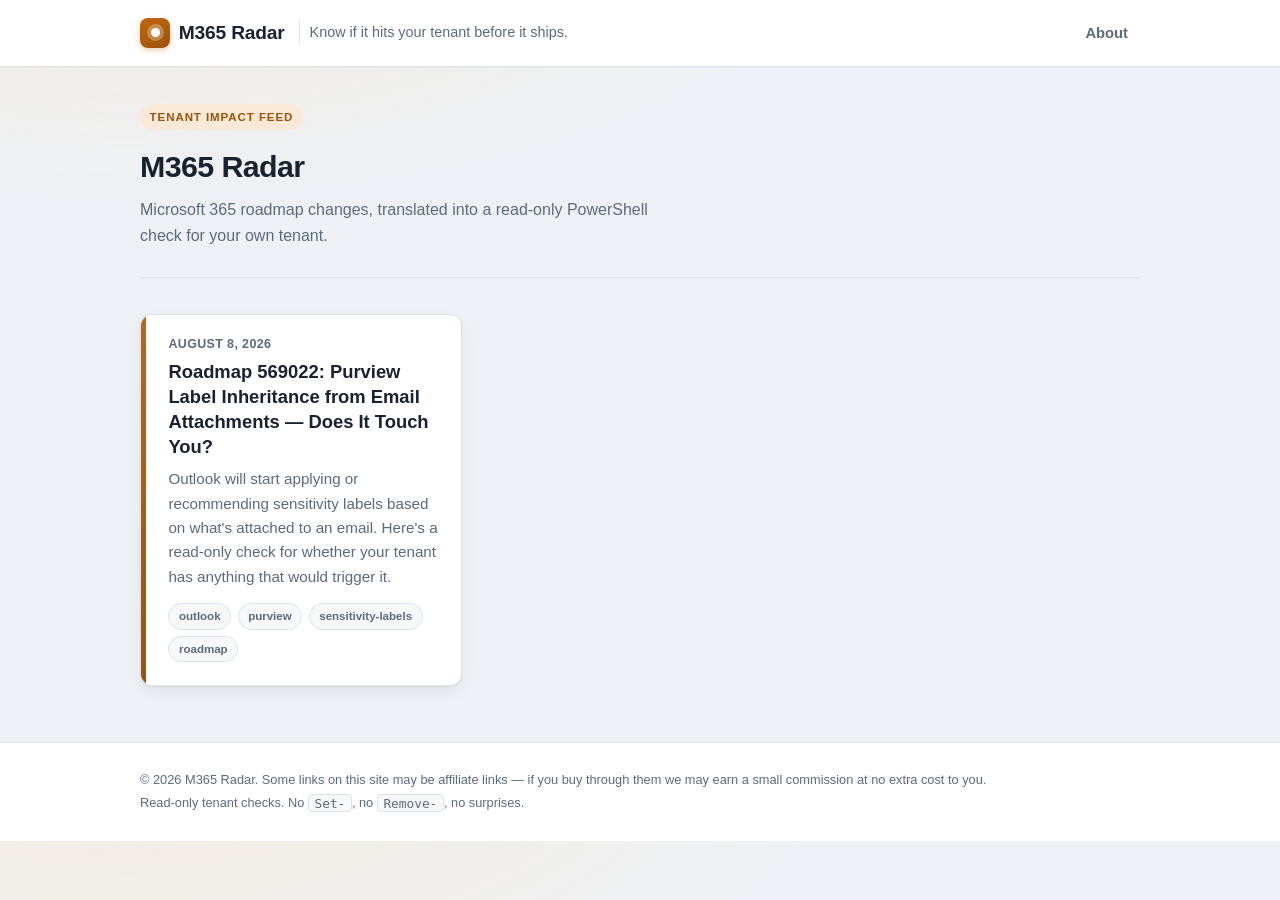
<file: index.html>
<!doctype html><html lang=en><head><meta name=generator content="Hugo 0.150.1"><meta charset=utf-8><meta name=viewport content="width=device-width,initial-scale=1"><title>M365 Radar</title><meta name=description content="Microsoft 365 roadmap changes, translated into a read-only PowerShell check for your own tenant."><link rel=stylesheet href=/css/style.css><link rel=alternate type=application/rss+xml href=/index.xml title="M365 Radar"><script async src="https://pagead2.googlesyndication.com/pagead/js/adsbygoogle.js?client=ca-pub-3797749320386385" crossorigin=anonymous></script></head><body><header class=site-header><div class="wrap header-row"><a class=brand href=/><span class=brand-mark aria-hidden=true><span class=brand-mark-dot></span></span>
<span class=brand-text>M365 Radar</span>
</a><span class=tagline>Know if it hits your tenant before it ships.</span><nav class=nav><a href=/about/>About</a></nav></div></header><main class="wrap main-wrap"><section class=intro><span class=eyebrow>Tenant Impact Feed</span><h1>M365 Radar</h1><p>Microsoft 365 roadmap changes, translated into a read-only PowerShell check for your own tenant.</p></section><section class=card-grid><article class="card post-card"><div class=card-accent></div><div class=card-body><p class=meta>August 8, 2026</p><h2 class=card-title><a href=/posts/purview-label-inheritance-from-email-attachments/>Roadmap 569022: Purview Label Inheritance from Email Attachments — Does It Touch You?</a></h2><p class=card-desc>Outlook will start applying or recommending sensitivity labels based on what's attached to an email. Here's a read-only check for whether your tenant has anything that would trigger it.</p><p class=tag-row><span class=tag>outlook</span><span class=tag>purview</span><span class=tag>sensitivity-labels</span><span class=tag>roadmap</span></p></div></article></section></main><footer class=site-footer><div class="wrap footer-row"><p>&copy; 2026 M365 Radar. Some links on this site may be affiliate links — if you buy through them we may earn a small commission at no extra cost to you.</p><p class=footer-note>Read-only tenant checks. No <code>Set-</code>, no <code>Remove-</code>, no surprises.</p></div></footer></body></html>
</file>
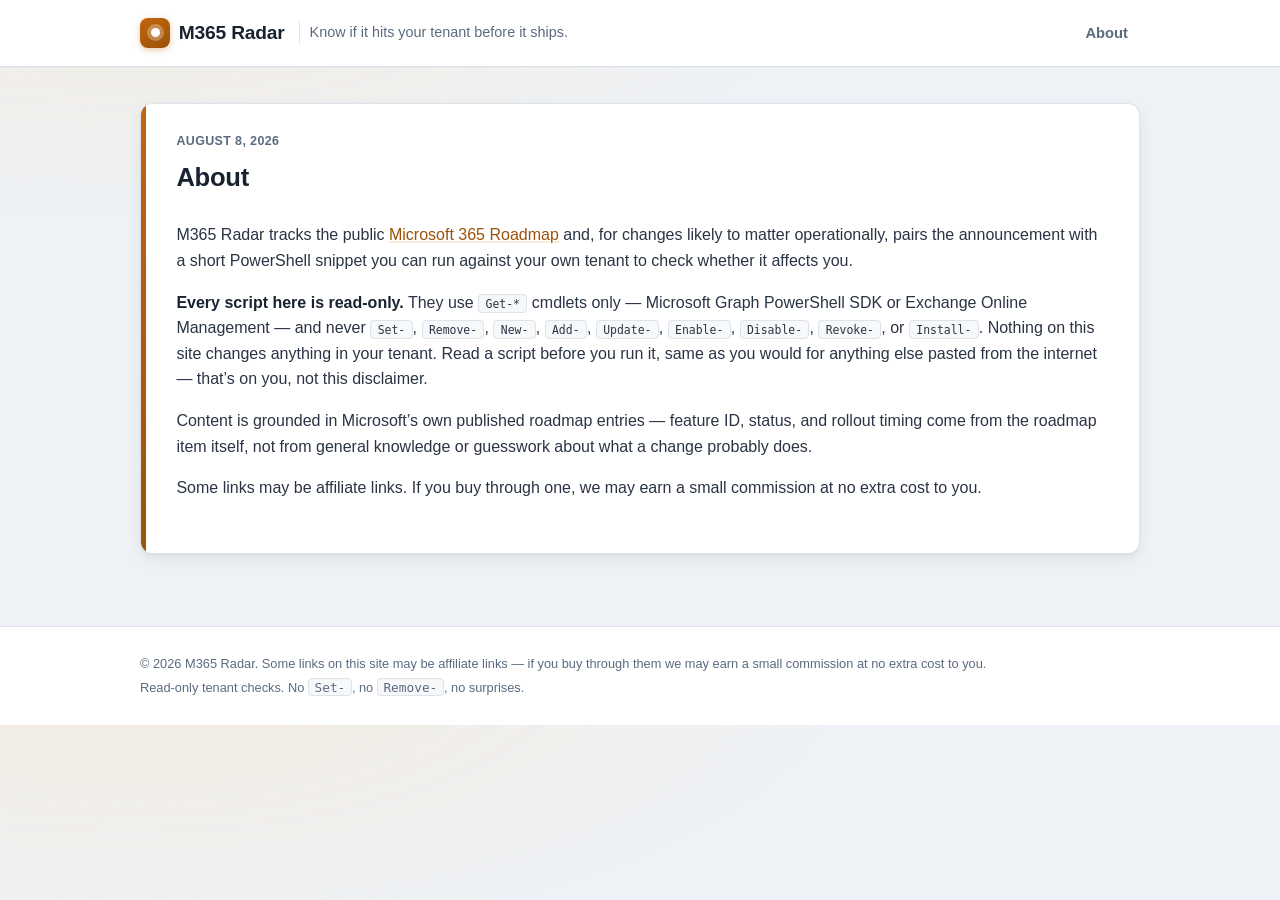
<file: about/index.html>
<!doctype html><html lang=en><head><meta charset=utf-8><meta name=viewport content="width=device-width,initial-scale=1"><title>About · M365 Radar</title><meta name=description content="What M365 Radar is and what it isn't."><link rel=stylesheet href=/css/style.css><link rel=alternate type=application/rss+xml href=/index.xml title="M365 Radar"><script async src="https://pagead2.googlesyndication.com/pagead/js/adsbygoogle.js?client=ca-pub-3797749320386385" crossorigin=anonymous></script></head><body><header class=site-header><div class="wrap header-row"><a class=brand href=/><span class=brand-mark aria-hidden=true><span class=brand-mark-dot></span></span>
<span class=brand-text>M365 Radar</span>
</a><span class=tagline>Know if it hits your tenant before it ships.</span><nav class=nav><a href=/about/>About</a></nav></div></header><main class="wrap main-wrap"><article class="card post-full"><div class=card-accent></div><div class=card-body><p class=meta>August 8, 2026</p><h1>About</h1><div class=content><p>M365 Radar tracks the public <a href=https://www.microsoft.com/en-us/microsoft-365/roadmap>Microsoft 365 Roadmap</a>
and, for changes likely to matter operationally, pairs the announcement with
a short PowerShell snippet you can run against your own tenant to check
whether it affects you.</p><p><strong>Every script here is read-only.</strong> They use <code>Get-*</code> cmdlets only — Microsoft
Graph PowerShell SDK or Exchange Online Management — and never <code>Set-</code>,
<code>Remove-</code>, <code>New-</code>, <code>Add-</code>, <code>Update-</code>, <code>Enable-</code>, <code>Disable-</code>, <code>Revoke-</code>, or
<code>Install-</code>. Nothing on this site changes anything in your tenant. Read a
script before you run it, same as you would for anything else pasted from
the internet — that&rsquo;s on you, not this disclaimer.</p><p>Content is grounded in Microsoft&rsquo;s own published roadmap entries — feature
ID, status, and rollout timing come from the roadmap item itself, not from
general knowledge or guesswork about what a change probably does.</p><p>Some links may be affiliate links. If you buy through one, we may earn a
small commission at no extra cost to you.</p></div></div></article></main><footer class=site-footer><div class="wrap footer-row"><p>&copy; 2026 M365 Radar. Some links on this site may be affiliate links — if you buy through them we may earn a small commission at no extra cost to you.</p><p class=footer-note>Read-only tenant checks. No <code>Set-</code>, no <code>Remove-</code>, no surprises.</p></div></footer></body></html>
</file>
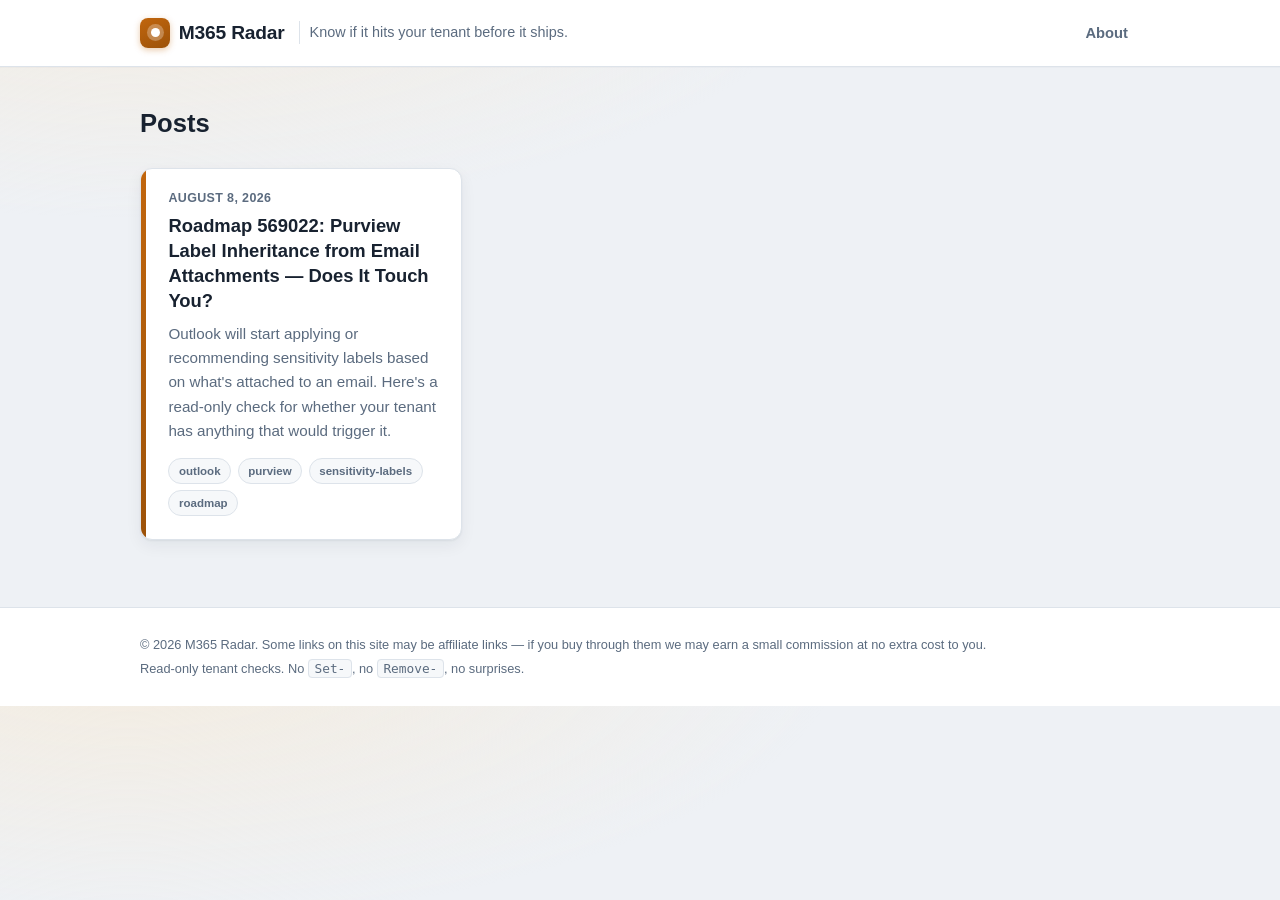
<file: posts/index.html>
<!doctype html><html lang=en><head><meta charset=utf-8><meta name=viewport content="width=device-width,initial-scale=1"><title>M365 Radar</title><meta name=description content="Microsoft 365 roadmap changes, translated into a read-only PowerShell check for your own tenant."><link rel=stylesheet href=/css/style.css><link rel=alternate type=application/rss+xml href=/index.xml title="M365 Radar"><script async src="https://pagead2.googlesyndication.com/pagead/js/adsbygoogle.js?client=ca-pub-3797749320386385" crossorigin=anonymous></script></head><body><header class=site-header><div class="wrap header-row"><a class=brand href=/><span class=brand-mark aria-hidden=true><span class=brand-mark-dot></span></span>
<span class=brand-text>M365 Radar</span>
</a><span class=tagline>Know if it hits your tenant before it ships.</span><nav class=nav><a href=/about/>About</a></nav></div></header><main class="wrap main-wrap"><h1 class=page-title>Posts</h1><section class=card-grid><article class="card post-card"><div class=card-accent></div><div class=card-body><p class=meta>August 8, 2026</p><h2 class=card-title><a href=/posts/purview-label-inheritance-from-email-attachments/>Roadmap 569022: Purview Label Inheritance from Email Attachments — Does It Touch You?</a></h2><p class=card-desc>Outlook will start applying or recommending sensitivity labels based on what's attached to an email. Here's a read-only check for whether your tenant has anything that would trigger it.</p><p class=tag-row><span class=tag>outlook</span><span class=tag>purview</span><span class=tag>sensitivity-labels</span><span class=tag>roadmap</span></p></div></article></section></main><footer class=site-footer><div class="wrap footer-row"><p>&copy; 2026 M365 Radar. Some links on this site may be affiliate links — if you buy through them we may earn a small commission at no extra cost to you.</p><p class=footer-note>Read-only tenant checks. No <code>Set-</code>, no <code>Remove-</code>, no surprises.</p></div></footer></body></html>
</file>
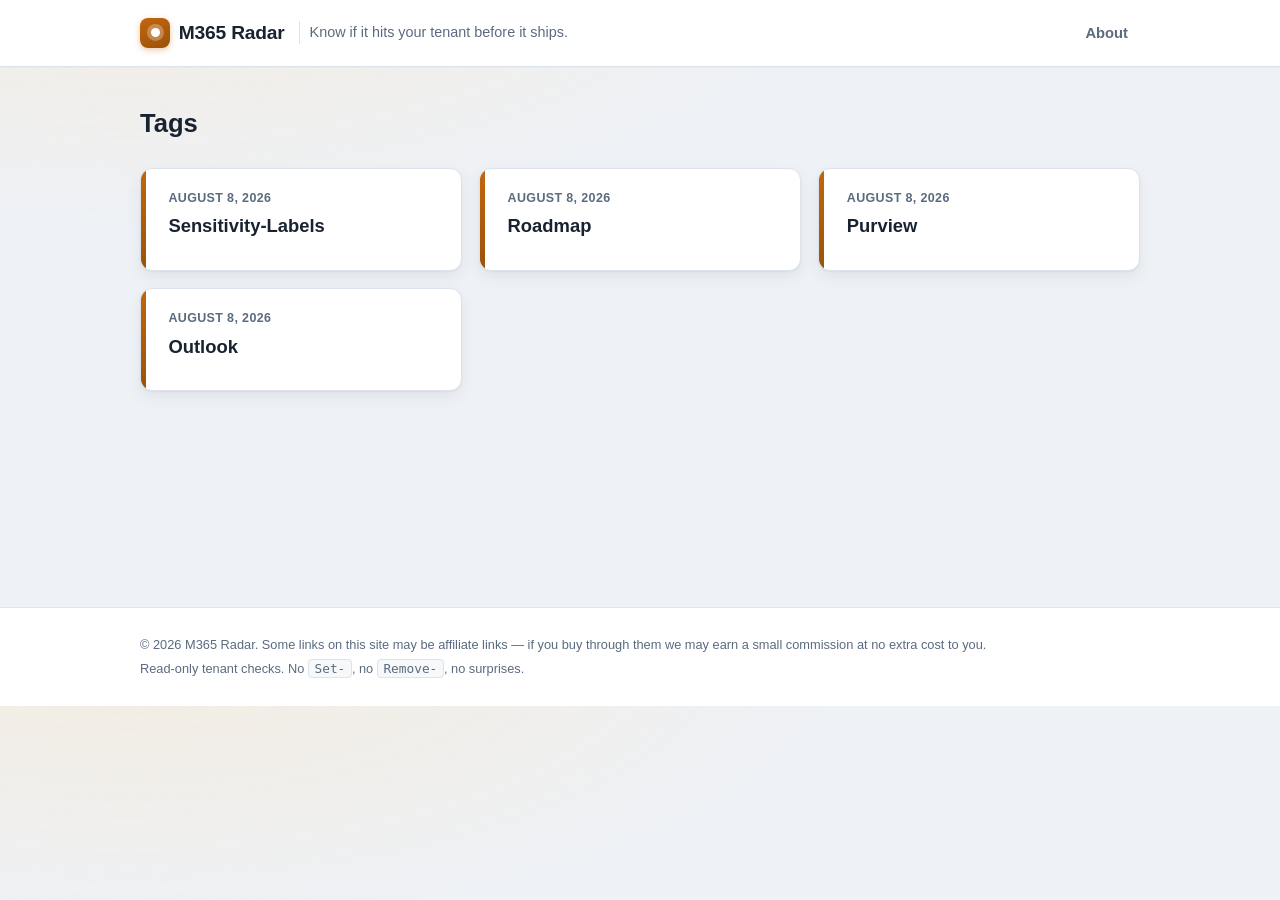
<file: tags/index.html>
<!doctype html><html lang=en><head><meta charset=utf-8><meta name=viewport content="width=device-width,initial-scale=1"><title>M365 Radar</title><meta name=description content="Microsoft 365 roadmap changes, translated into a read-only PowerShell check for your own tenant."><link rel=stylesheet href=/css/style.css><link rel=alternate type=application/rss+xml href=/index.xml title="M365 Radar"><script async src="https://pagead2.googlesyndication.com/pagead/js/adsbygoogle.js?client=ca-pub-3797749320386385" crossorigin=anonymous></script></head><body><header class=site-header><div class="wrap header-row"><a class=brand href=/><span class=brand-mark aria-hidden=true><span class=brand-mark-dot></span></span>
<span class=brand-text>M365 Radar</span>
</a><span class=tagline>Know if it hits your tenant before it ships.</span><nav class=nav><a href=/about/>About</a></nav></div></header><main class="wrap main-wrap"><h1 class=page-title>Tags</h1><section class=card-grid><article class="card post-card"><div class=card-accent></div><div class=card-body><p class=meta>August 8, 2026</p><h2 class=card-title><a href=/tags/sensitivity-labels/>Sensitivity-Labels</a></h2><p class=card-desc></p></div></article><article class="card post-card"><div class=card-accent></div><div class=card-body><p class=meta>August 8, 2026</p><h2 class=card-title><a href=/tags/roadmap/>Roadmap</a></h2><p class=card-desc></p></div></article><article class="card post-card"><div class=card-accent></div><div class=card-body><p class=meta>August 8, 2026</p><h2 class=card-title><a href=/tags/purview/>Purview</a></h2><p class=card-desc></p></div></article><article class="card post-card"><div class=card-accent></div><div class=card-body><p class=meta>August 8, 2026</p><h2 class=card-title><a href=/tags/outlook/>Outlook</a></h2><p class=card-desc></p></div></article></section></main><footer class=site-footer><div class="wrap footer-row"><p>&copy; 2026 M365 Radar. Some links on this site may be affiliate links — if you buy through them we may earn a small commission at no extra cost to you.</p><p class=footer-note>Read-only tenant checks. No <code>Set-</code>, no <code>Remove-</code>, no surprises.</p></div></footer></body></html>
</file>
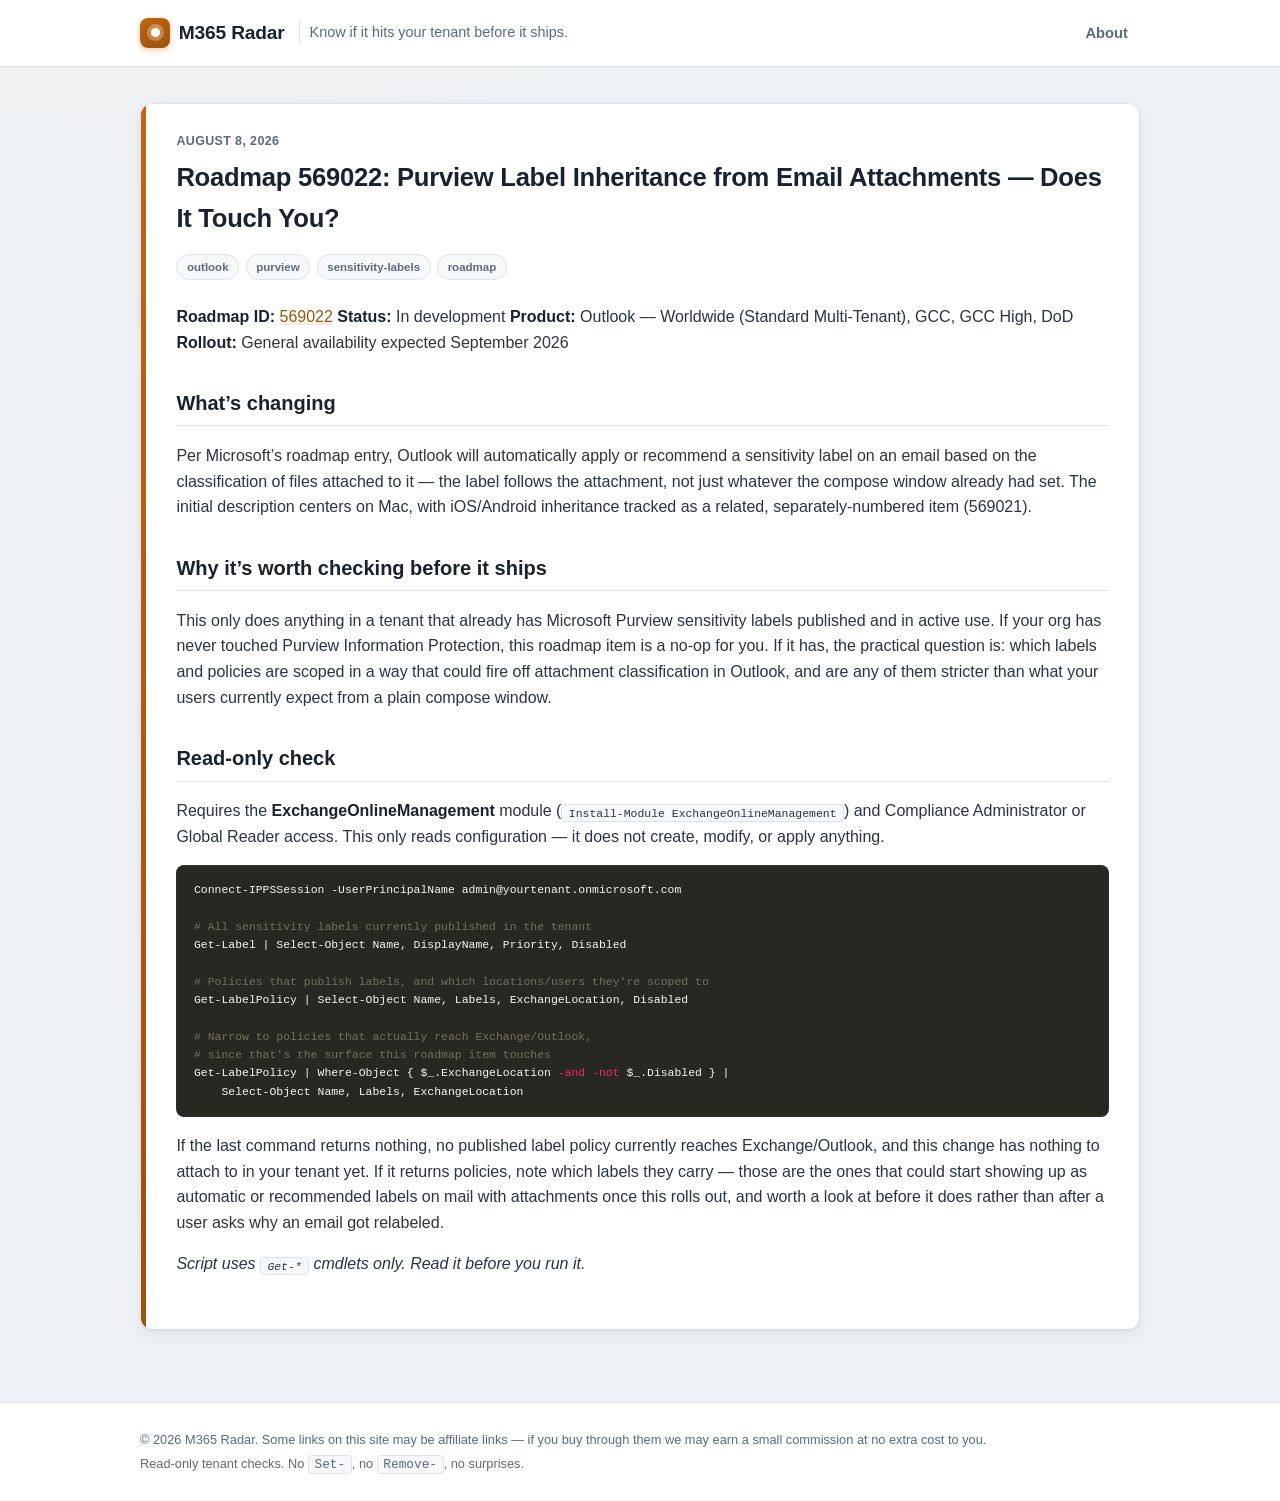
<file: posts/purview-label-inheritance-from-email-attachments/index.html>
<!doctype html><html lang=en><head><meta charset=utf-8><meta name=viewport content="width=device-width,initial-scale=1"><title>Roadmap 569022: Purview Label Inheritance from Email Attachments — Does It Touch You? · M365 Radar</title><meta name=description content="Outlook will start applying or recommending sensitivity labels based on what's attached to an email. Here's a read-only check for whether your tenant has anything that would trigger it."><link rel=stylesheet href=/css/style.css><link rel=alternate type=application/rss+xml href=/index.xml title="M365 Radar"><script async src="https://pagead2.googlesyndication.com/pagead/js/adsbygoogle.js?client=ca-pub-3797749320386385" crossorigin=anonymous></script></head><body><header class=site-header><div class="wrap header-row"><a class=brand href=/><span class=brand-mark aria-hidden=true><span class=brand-mark-dot></span></span>
<span class=brand-text>M365 Radar</span>
</a><span class=tagline>Know if it hits your tenant before it ships.</span><nav class=nav><a href=/about/>About</a></nav></div></header><main class="wrap main-wrap"><article class="card post-full"><div class=card-accent></div><div class=card-body><p class=meta>August 8, 2026</p><h1>Roadmap 569022: Purview Label Inheritance from Email Attachments — Does It Touch You?</h1><p class=tag-row><span class=tag>outlook</span><span class=tag>purview</span><span class=tag>sensitivity-labels</span><span class=tag>roadmap</span></p><div class=content><p><strong>Roadmap ID:</strong> <a href="https://www.microsoft.com/en-us/microsoft-365/roadmap?filters=&amp;searchterms=569022">569022</a>
<strong>Status:</strong> In development
<strong>Product:</strong> Outlook — Worldwide (Standard Multi-Tenant), GCC, GCC High, DoD
<strong>Rollout:</strong> General availability expected September 2026</p><h2 id=whats-changing>What&rsquo;s changing</h2><p>Per Microsoft&rsquo;s roadmap entry, Outlook will automatically apply or
recommend a sensitivity label on an email based on the classification of
files attached to it — the label follows the attachment, not just whatever
the compose window already had set. The initial description centers on
Mac, with iOS/Android inheritance tracked as a related, separately-numbered
item (569021).</p><h2 id=why-its-worth-checking-before-it-ships>Why it&rsquo;s worth checking before it ships</h2><p>This only does anything in a tenant that already has Microsoft Purview
sensitivity labels published and in active use. If your org has never
touched Purview Information Protection, this roadmap item is a no-op for
you. If it has, the practical question is: which labels and policies are
scoped in a way that could fire off attachment classification in Outlook,
and are any of them stricter than what your users currently expect from
a plain compose window.</p><h2 id=read-only-check>Read-only check</h2><p>Requires the <strong>ExchangeOnlineManagement</strong> module (<code>Install-Module ExchangeOnlineManagement</code>) and Compliance Administrator or Global Reader
access. This only reads configuration — it does not create, modify, or
apply anything.</p><div class=highlight><pre tabindex=0 style=color:#f8f8f2;background-color:#272822;-moz-tab-size:4;-o-tab-size:4;tab-size:4><code class=language-powershell data-lang=powershell><span style=display:flex><span>Connect-IPPSSession -UserPrincipalName admin@yourtenant.onmicrosoft.com
</span></span><span style=display:flex><span>
</span></span><span style=display:flex><span><span style=color:#75715e># All sensitivity labels currently published in the tenant</span>
</span></span><span style=display:flex><span>Get-Label | Select-Object Name, DisplayName, Priority, Disabled
</span></span><span style=display:flex><span>
</span></span><span style=display:flex><span><span style=color:#75715e># Policies that publish labels, and which locations/users they&#39;re scoped to</span>
</span></span><span style=display:flex><span>Get-LabelPolicy | Select-Object Name, Labels, ExchangeLocation, Disabled
</span></span><span style=display:flex><span>
</span></span><span style=display:flex><span><span style=color:#75715e># Narrow to policies that actually reach Exchange/Outlook,</span>
</span></span><span style=display:flex><span><span style=color:#75715e># since that&#39;s the surface this roadmap item touches</span>
</span></span><span style=display:flex><span>Get-LabelPolicy | Where-Object { $_.ExchangeLocation <span style=color:#f92672>-and</span> <span style=color:#f92672>-not</span> $_.Disabled } |
</span></span><span style=display:flex><span>    Select-Object Name, Labels, ExchangeLocation
</span></span></code></pre></div><p>If the last command returns nothing, no published label policy currently
reaches Exchange/Outlook, and this change has nothing to attach to in your
tenant yet. If it returns policies, note which labels they carry —
those are the ones that could start showing up as automatic or recommended
labels on mail with attachments once this rolls out, and worth a look at
before it does rather than after a user asks why an email got relabeled.</p><p><em>Script uses <code>Get-*</code> cmdlets only. Read it before you run it.</em></p></div></div></article></main><footer class=site-footer><div class="wrap footer-row"><p>&copy; 2026 M365 Radar. Some links on this site may be affiliate links — if you buy through them we may earn a small commission at no extra cost to you.</p><p class=footer-note>Read-only tenant checks. No <code>Set-</code>, no <code>Remove-</code>, no surprises.</p></div></footer></body></html>
</file>
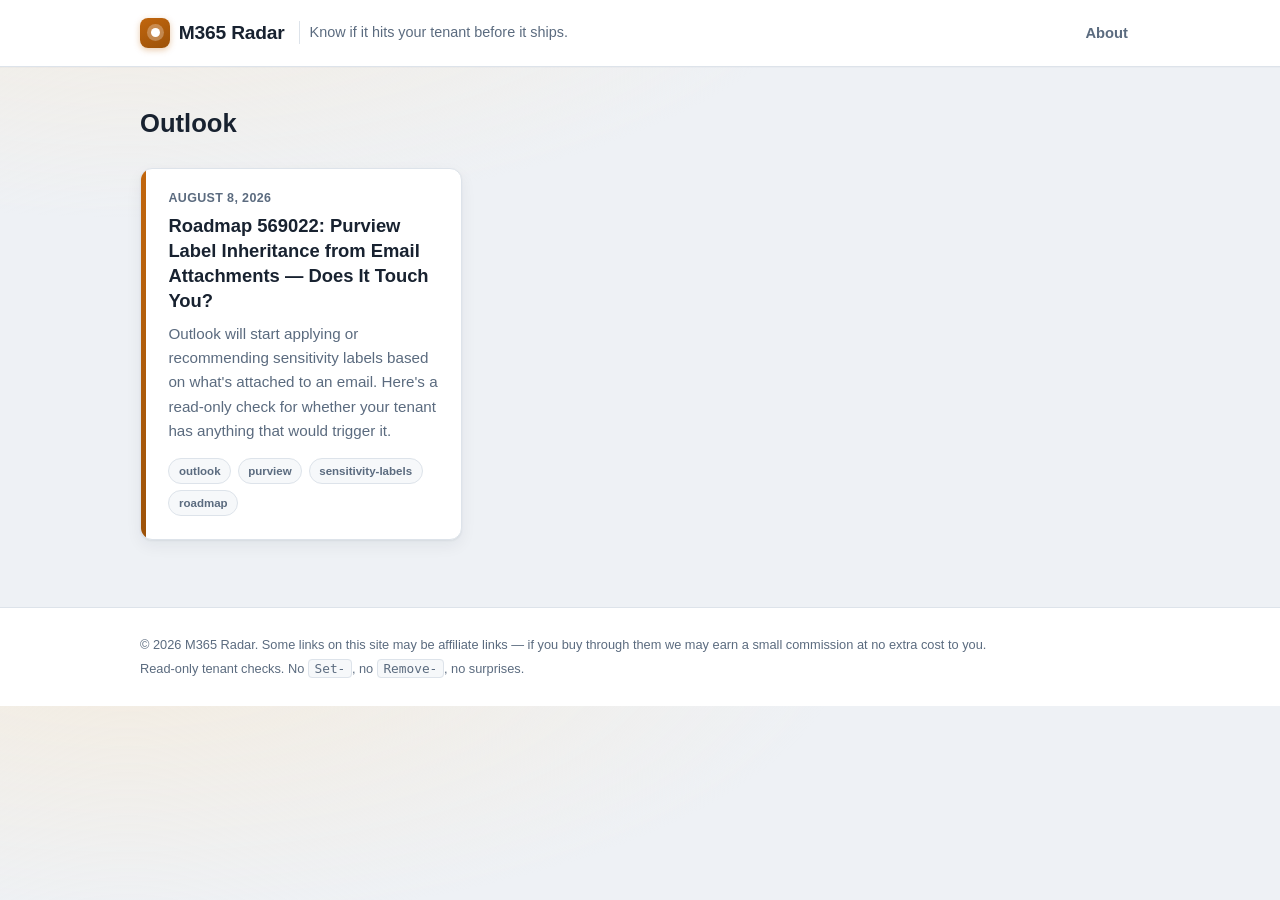
<file: tags/outlook/index.html>
<!doctype html><html lang=en><head><meta charset=utf-8><meta name=viewport content="width=device-width,initial-scale=1"><title>M365 Radar</title><meta name=description content="Microsoft 365 roadmap changes, translated into a read-only PowerShell check for your own tenant."><link rel=stylesheet href=/css/style.css><link rel=alternate type=application/rss+xml href=/index.xml title="M365 Radar"><script async src="https://pagead2.googlesyndication.com/pagead/js/adsbygoogle.js?client=ca-pub-3797749320386385" crossorigin=anonymous></script></head><body><header class=site-header><div class="wrap header-row"><a class=brand href=/><span class=brand-mark aria-hidden=true><span class=brand-mark-dot></span></span>
<span class=brand-text>M365 Radar</span>
</a><span class=tagline>Know if it hits your tenant before it ships.</span><nav class=nav><a href=/about/>About</a></nav></div></header><main class="wrap main-wrap"><h1 class=page-title>Outlook</h1><section class=card-grid><article class="card post-card"><div class=card-accent></div><div class=card-body><p class=meta>August 8, 2026</p><h2 class=card-title><a href=/posts/purview-label-inheritance-from-email-attachments/>Roadmap 569022: Purview Label Inheritance from Email Attachments — Does It Touch You?</a></h2><p class=card-desc>Outlook will start applying or recommending sensitivity labels based on what's attached to an email. Here's a read-only check for whether your tenant has anything that would trigger it.</p><p class=tag-row><span class=tag>outlook</span><span class=tag>purview</span><span class=tag>sensitivity-labels</span><span class=tag>roadmap</span></p></div></article></section></main><footer class=site-footer><div class="wrap footer-row"><p>&copy; 2026 M365 Radar. Some links on this site may be affiliate links — if you buy through them we may earn a small commission at no extra cost to you.</p><p class=footer-note>Read-only tenant checks. No <code>Set-</code>, no <code>Remove-</code>, no surprises.</p></div></footer></body></html>
</file>
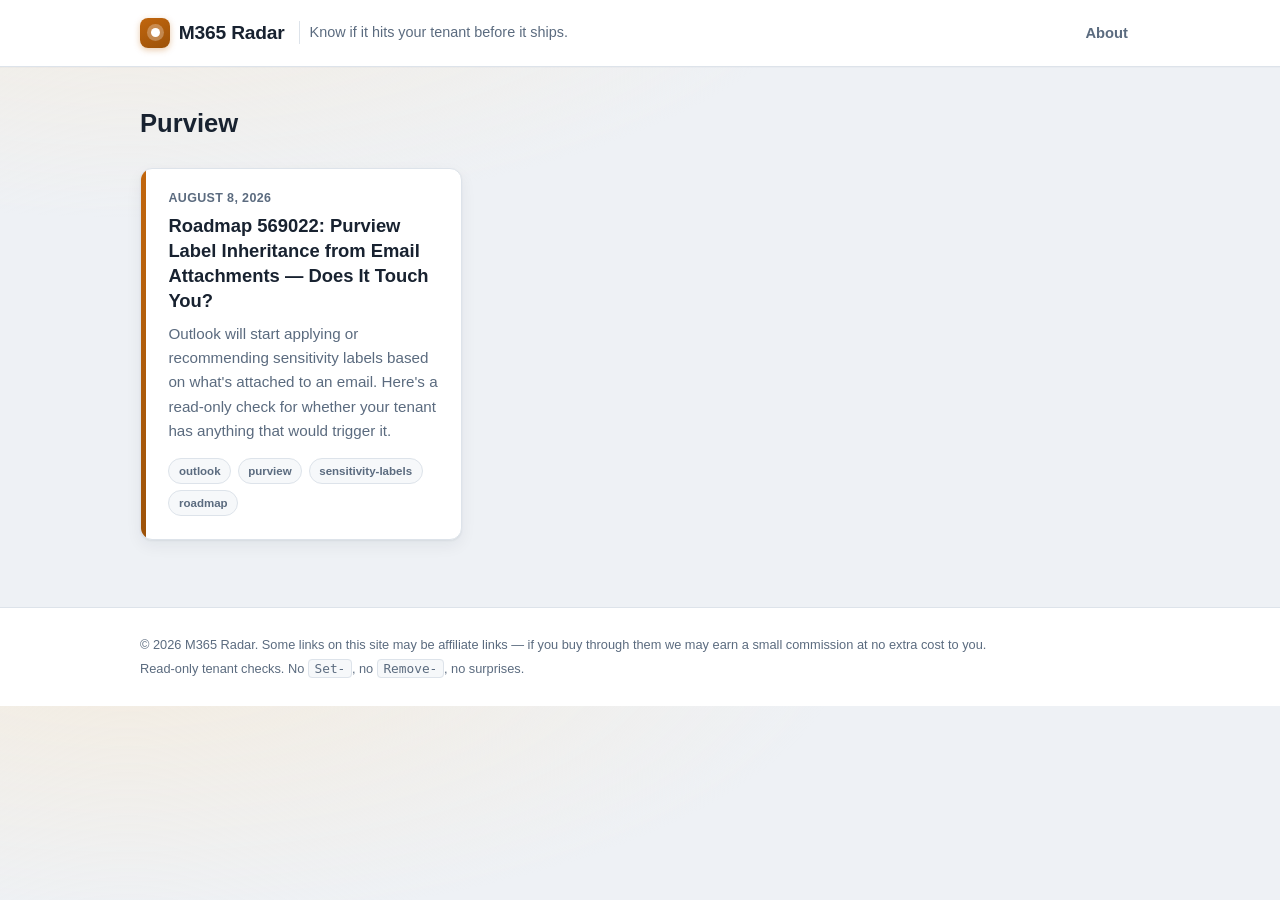
<file: tags/purview/index.html>
<!doctype html><html lang=en><head><meta charset=utf-8><meta name=viewport content="width=device-width,initial-scale=1"><title>M365 Radar</title><meta name=description content="Microsoft 365 roadmap changes, translated into a read-only PowerShell check for your own tenant."><link rel=stylesheet href=/css/style.css><link rel=alternate type=application/rss+xml href=/index.xml title="M365 Radar"><script async src="https://pagead2.googlesyndication.com/pagead/js/adsbygoogle.js?client=ca-pub-3797749320386385" crossorigin=anonymous></script></head><body><header class=site-header><div class="wrap header-row"><a class=brand href=/><span class=brand-mark aria-hidden=true><span class=brand-mark-dot></span></span>
<span class=brand-text>M365 Radar</span>
</a><span class=tagline>Know if it hits your tenant before it ships.</span><nav class=nav><a href=/about/>About</a></nav></div></header><main class="wrap main-wrap"><h1 class=page-title>Purview</h1><section class=card-grid><article class="card post-card"><div class=card-accent></div><div class=card-body><p class=meta>August 8, 2026</p><h2 class=card-title><a href=/posts/purview-label-inheritance-from-email-attachments/>Roadmap 569022: Purview Label Inheritance from Email Attachments — Does It Touch You?</a></h2><p class=card-desc>Outlook will start applying or recommending sensitivity labels based on what's attached to an email. Here's a read-only check for whether your tenant has anything that would trigger it.</p><p class=tag-row><span class=tag>outlook</span><span class=tag>purview</span><span class=tag>sensitivity-labels</span><span class=tag>roadmap</span></p></div></article></section></main><footer class=site-footer><div class="wrap footer-row"><p>&copy; 2026 M365 Radar. Some links on this site may be affiliate links — if you buy through them we may earn a small commission at no extra cost to you.</p><p class=footer-note>Read-only tenant checks. No <code>Set-</code>, no <code>Remove-</code>, no surprises.</p></div></footer></body></html>
</file>
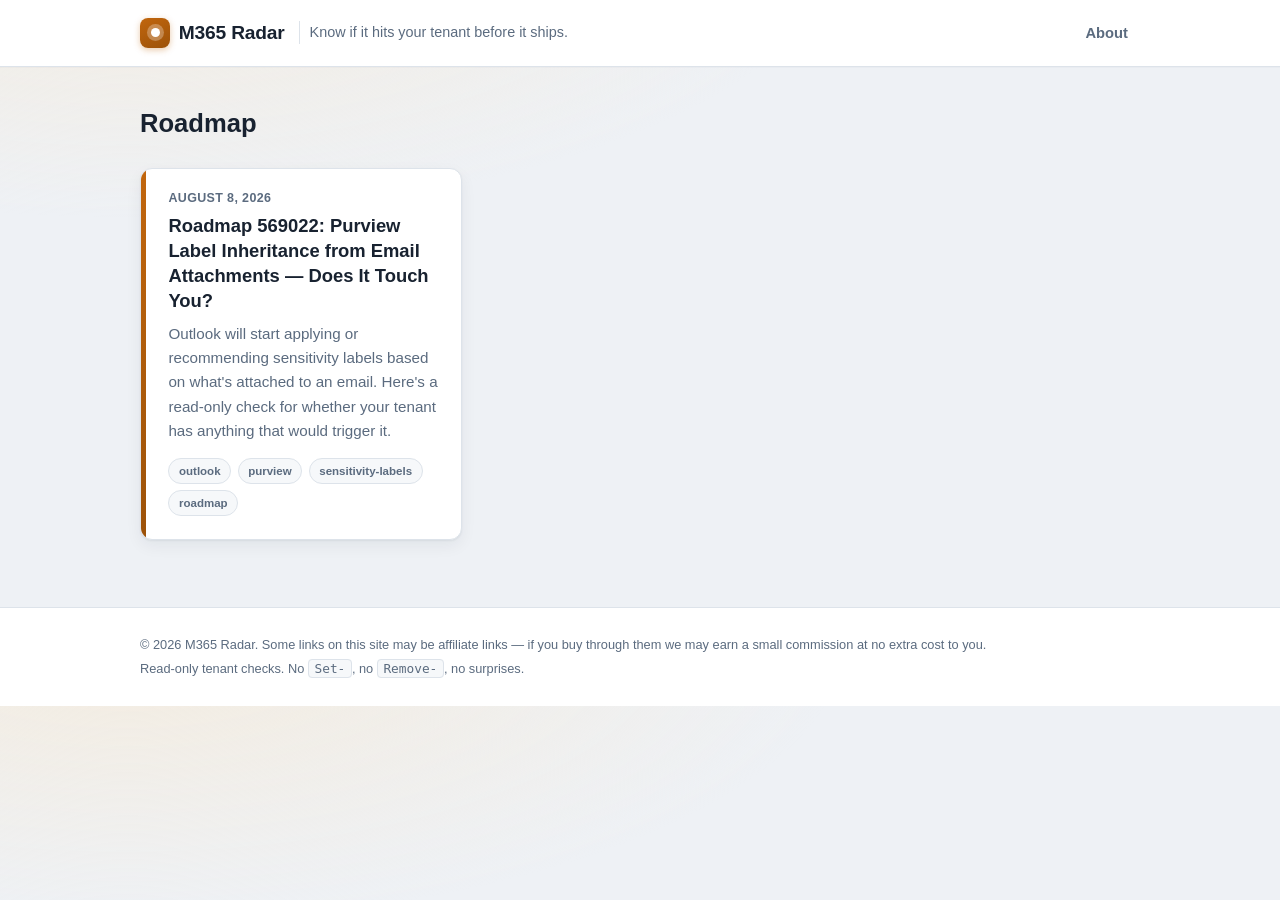
<file: tags/roadmap/index.html>
<!doctype html><html lang=en><head><meta charset=utf-8><meta name=viewport content="width=device-width,initial-scale=1"><title>M365 Radar</title><meta name=description content="Microsoft 365 roadmap changes, translated into a read-only PowerShell check for your own tenant."><link rel=stylesheet href=/css/style.css><link rel=alternate type=application/rss+xml href=/index.xml title="M365 Radar"><script async src="https://pagead2.googlesyndication.com/pagead/js/adsbygoogle.js?client=ca-pub-3797749320386385" crossorigin=anonymous></script></head><body><header class=site-header><div class="wrap header-row"><a class=brand href=/><span class=brand-mark aria-hidden=true><span class=brand-mark-dot></span></span>
<span class=brand-text>M365 Radar</span>
</a><span class=tagline>Know if it hits your tenant before it ships.</span><nav class=nav><a href=/about/>About</a></nav></div></header><main class="wrap main-wrap"><h1 class=page-title>Roadmap</h1><section class=card-grid><article class="card post-card"><div class=card-accent></div><div class=card-body><p class=meta>August 8, 2026</p><h2 class=card-title><a href=/posts/purview-label-inheritance-from-email-attachments/>Roadmap 569022: Purview Label Inheritance from Email Attachments — Does It Touch You?</a></h2><p class=card-desc>Outlook will start applying or recommending sensitivity labels based on what's attached to an email. Here's a read-only check for whether your tenant has anything that would trigger it.</p><p class=tag-row><span class=tag>outlook</span><span class=tag>purview</span><span class=tag>sensitivity-labels</span><span class=tag>roadmap</span></p></div></article></section></main><footer class=site-footer><div class="wrap footer-row"><p>&copy; 2026 M365 Radar. Some links on this site may be affiliate links — if you buy through them we may earn a small commission at no extra cost to you.</p><p class=footer-note>Read-only tenant checks. No <code>Set-</code>, no <code>Remove-</code>, no surprises.</p></div></footer></body></html>
</file>
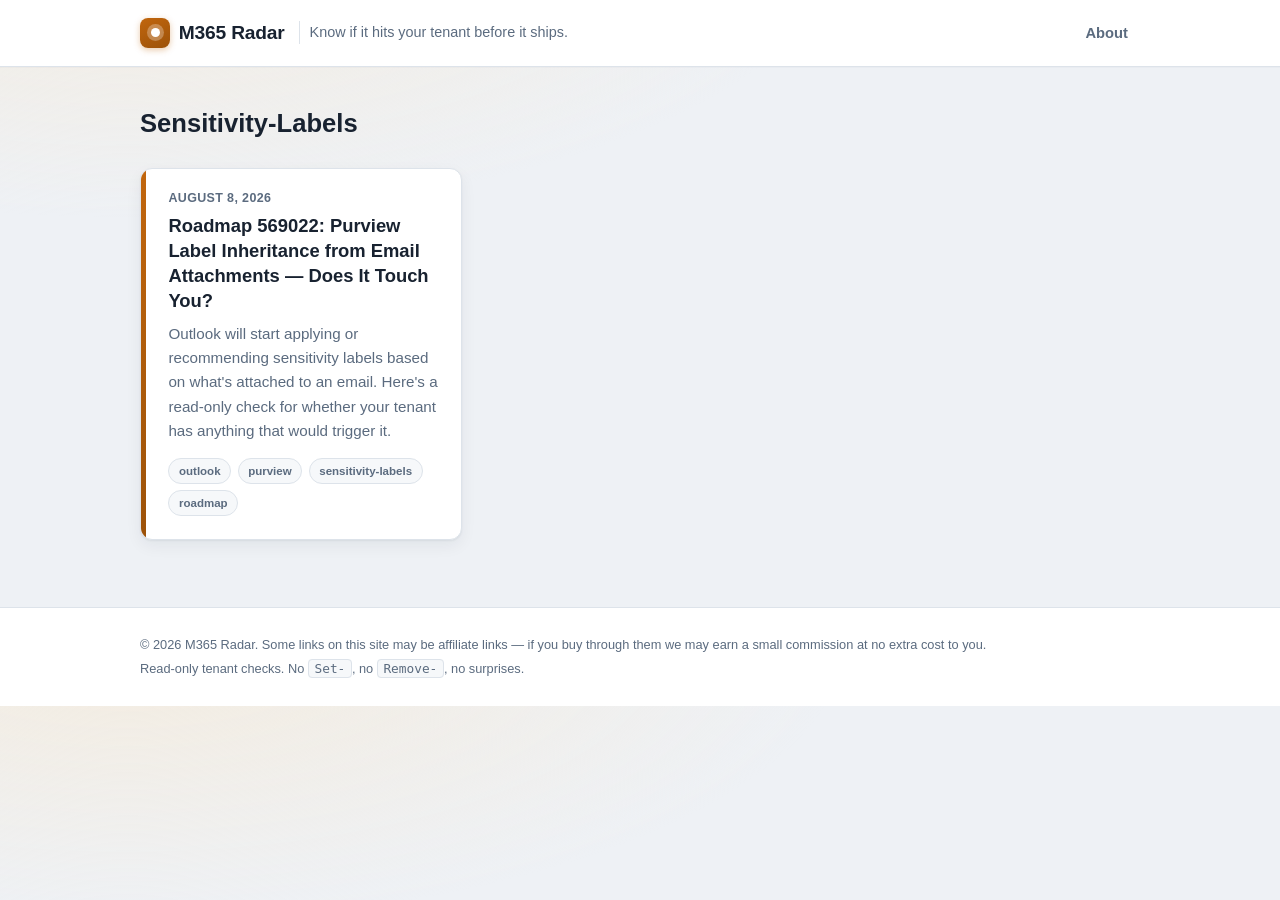
<file: tags/sensitivity-labels/index.html>
<!doctype html><html lang=en><head><meta charset=utf-8><meta name=viewport content="width=device-width,initial-scale=1"><title>M365 Radar</title><meta name=description content="Microsoft 365 roadmap changes, translated into a read-only PowerShell check for your own tenant."><link rel=stylesheet href=/css/style.css><link rel=alternate type=application/rss+xml href=/index.xml title="M365 Radar"><script async src="https://pagead2.googlesyndication.com/pagead/js/adsbygoogle.js?client=ca-pub-3797749320386385" crossorigin=anonymous></script></head><body><header class=site-header><div class="wrap header-row"><a class=brand href=/><span class=brand-mark aria-hidden=true><span class=brand-mark-dot></span></span>
<span class=brand-text>M365 Radar</span>
</a><span class=tagline>Know if it hits your tenant before it ships.</span><nav class=nav><a href=/about/>About</a></nav></div></header><main class="wrap main-wrap"><h1 class=page-title>Sensitivity-Labels</h1><section class=card-grid><article class="card post-card"><div class=card-accent></div><div class=card-body><p class=meta>August 8, 2026</p><h2 class=card-title><a href=/posts/purview-label-inheritance-from-email-attachments/>Roadmap 569022: Purview Label Inheritance from Email Attachments — Does It Touch You?</a></h2><p class=card-desc>Outlook will start applying or recommending sensitivity labels based on what's attached to an email. Here's a read-only check for whether your tenant has anything that would trigger it.</p><p class=tag-row><span class=tag>outlook</span><span class=tag>purview</span><span class=tag>sensitivity-labels</span><span class=tag>roadmap</span></p></div></article></section></main><footer class=site-footer><div class="wrap footer-row"><p>&copy; 2026 M365 Radar. Some links on this site may be affiliate links — if you buy through them we may earn a small commission at no extra cost to you.</p><p class=footer-note>Read-only tenant checks. No <code>Set-</code>, no <code>Remove-</code>, no surprises.</p></div></footer></body></html>
</file>
